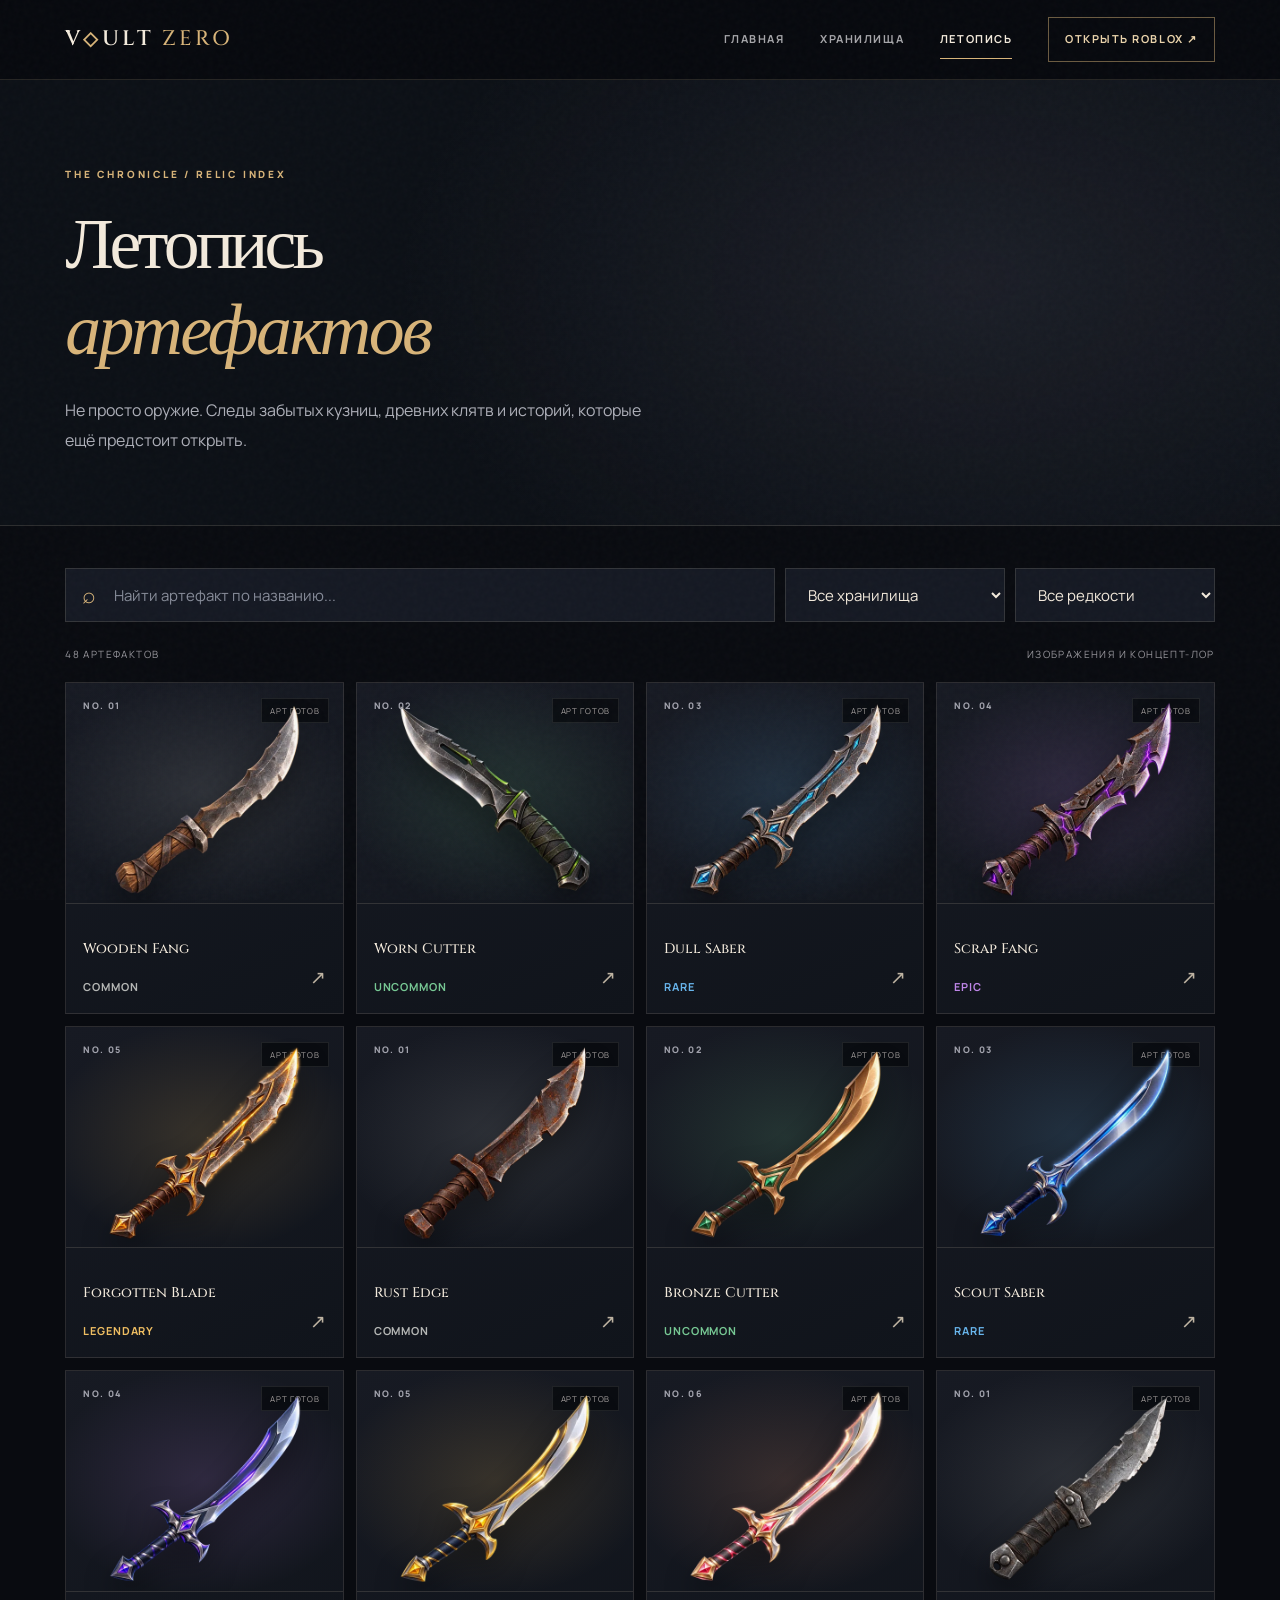
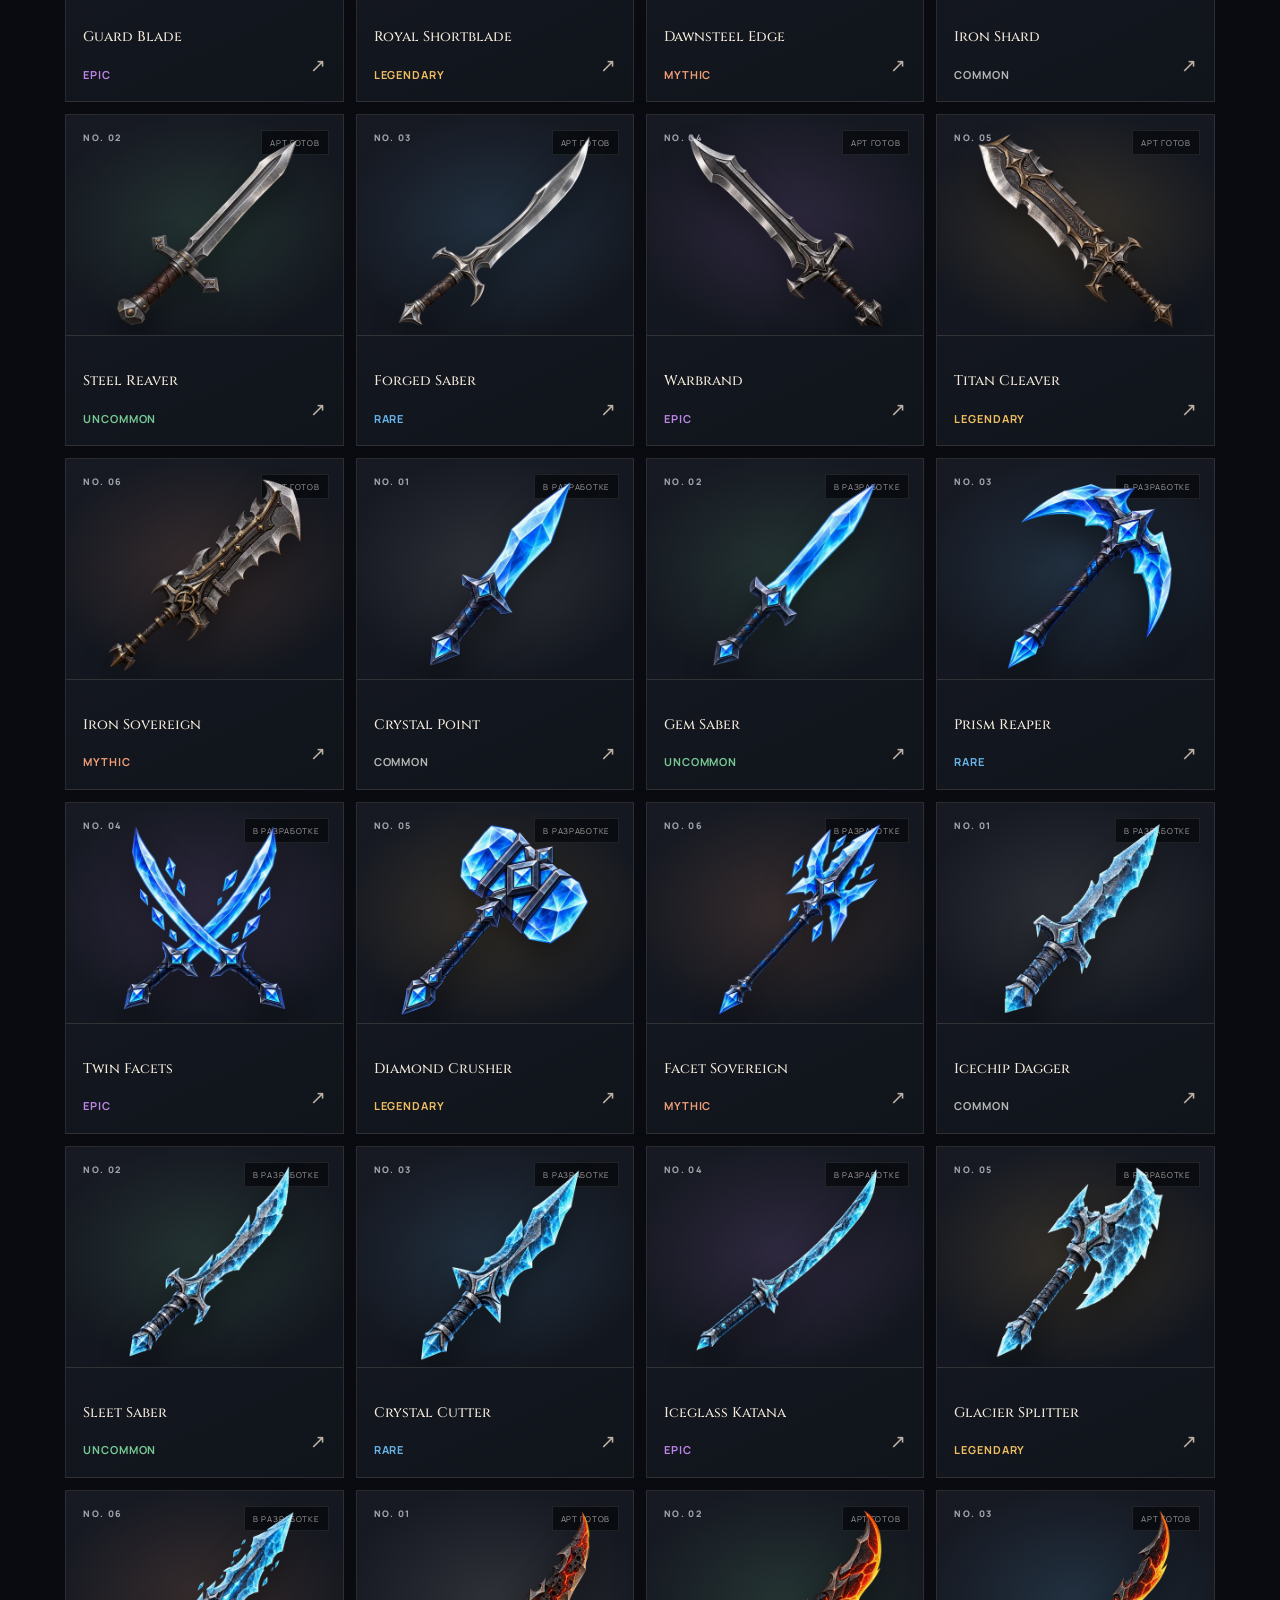
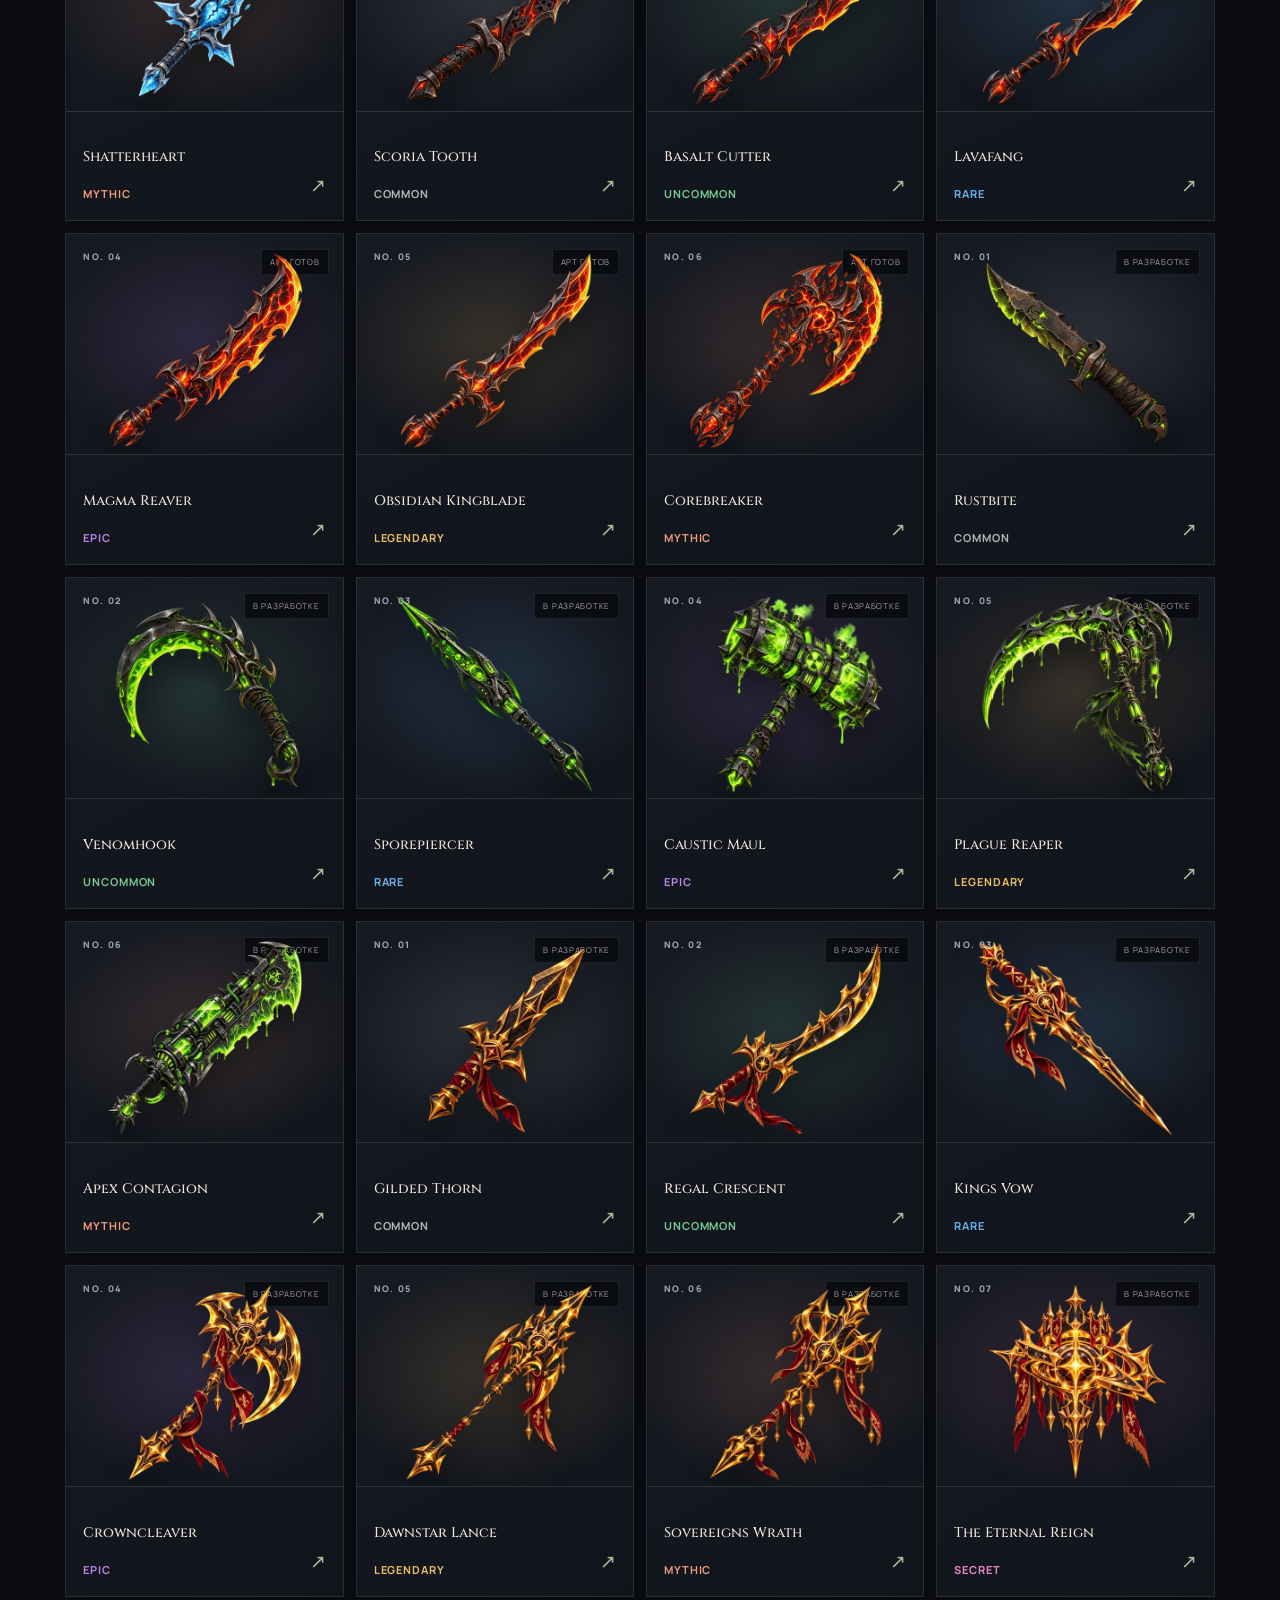
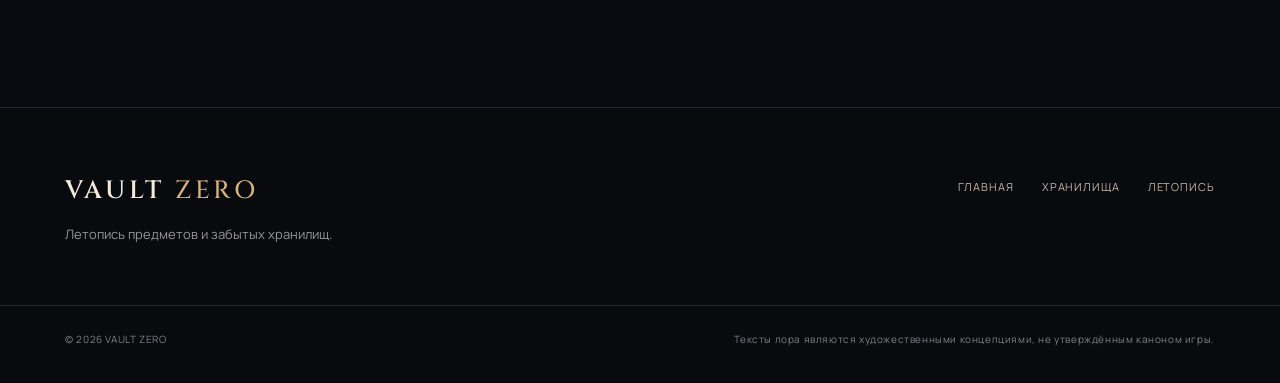
<file: wiki.html>
<!doctype html><html lang="ru"><head><meta charset="utf-8"><meta name="viewport" content="width=device-width, initial-scale=1"><meta name="theme-color" content="#080a10"><meta name="description" content="Летопись VAULT ZERO: детальные записи о 48 артефактах, их редкости, происхождении и концепт-лоре."><title>Летопись артефактов — VAULT ZERO</title><link rel="icon" href="favicon.svg" type="image/svg+xml"><link rel="preconnect" href="https://fonts.googleapis.com"><link rel="preconnect" href="https://fonts.gstatic.com" crossorigin><link href="https://fonts.googleapis.com/css2?family=Cinzel:wght@400;500;600;700&family=Manrope:wght@400;500;600;700&display=swap" rel="stylesheet"><link rel="stylesheet" href="style.css"><script src="data.js" defer></script><script src="site.js" defer></script></head>
<body data-page="wiki"><header class="topbar"><div class="wrap topbar-inner"><a href="index.html" class="wordmark">V<span class="wordmark-icon">◇</span>ULT <strong>ZERO</strong></a><nav class="nav" id="siteNav" aria-label="Основная навигация"><a href="index.html">Главная</a><a href="vaults.html">Хранилища</a><a href="wiki.html" aria-current="page">Летопись</a><a class="nav-action" href="https://www.roblox.com/games/78115785740379" target="_blank" rel="noopener">Открыть Roblox ↗</a></nav><button type="button" class="menu-toggle" aria-label="Открыть меню" aria-controls="siteNav" aria-expanded="false"><span></span><span></span><span></span></button></div></header>
<main id="wiki-root"><section class="page-hero wiki-intro"><div class="wrap"><p class="eyebrow">THE CHRONICLE / RELIC INDEX</p><h1>Летопись<br><em>артефактов</em></h1><p>Не просто оружие. Следы забытых кузниц, древних клятв и историй, которые ещё предстоит открыть.</p></div></section><section class="wiki-catalog wrap"><div class="wiki-toolbar"><div class="input-shell"><span aria-hidden="true">⌕</span><input id="wikiSearch" type="search" autocomplete="off" placeholder="Найти артефакт по названию..." aria-label="Поиск артефакта"></div><select id="wikiVault" aria-label="Хранилище"><option value="all">Все хранилища</option></select><select id="wikiRarity" aria-label="Редкость"><option value="all">Все редкости</option><option>Common</option><option>Uncommon</option><option>Rare</option><option>Epic</option><option>Legendary</option><option>Mythic</option><option>Secret</option></select></div><div class="catalog-caption"><span id="wikiCount">48 АРТЕФАКТОВ</span><span>ИЗОБРАЖЕНИЯ И КОНЦЕПТ-ЛОР</span></div><div class="item-grid wiki-item-grid" id="wikiGrid"></div></section></main>
<footer class="footer"><div class="wrap footer-main"><div><a class="wordmark footer-logo" href="index.html">VAULT <strong>ZERO</strong></a><p>Летопись предметов и забытых хранилищ.</p></div><div class="footer-links"><a href="index.html">Главная</a><a href="vaults.html">Хранилища</a><a href="wiki.html">Летопись</a></div></div><div class="wrap footer-bottom"><span>© 2026 VAULT ZERO</span><span>Тексты лора являются художественными концепциями, не утверждённым каноном игры.</span></div></footer></body></html>
</file>
<file: style.css>
:root{--bg:#090b10;--ink:#f3eadc;--muted:#a2a6af;--pale:#d9c9ac;--gold:#d8b479;--gold-bright:#f3d4a2;--line:rgba(203,189,166,.17);--panel:#10151d;--panel2:#141924;--serif:'Cinzel',Georgia,'Times New Roman',serif;--sans:'Manrope',Arial,sans-serif;--wrap:1300px;--gutter:clamp(20px,5.1vw,80px)}
*{box-sizing:border-box}html{scroll-behavior:smooth;scroll-padding-top:90px}body{margin:0;background:var(--bg);color:var(--ink);font-family:var(--sans);line-height:1.65;font-size:15px;-webkit-font-smoothing:antialiased}body::after{content:'';position:fixed;inset:0;z-index:90;pointer-events:none;opacity:.09;background-image:url("data:image/svg+xml,%3Csvg viewBox='0 0 220 220' xmlns='http://www.w3.org/2000/svg'%3E%3Cfilter id='n'%3E%3CfeTurbulence type='fractalNoise' baseFrequency='.8' numOctaves='3' stitchTiles='stitch'/%3E%3C/filter%3E%3Crect width='100%25' height='100%25' filter='url(%23n)' opacity='.28'/%3E%3C/svg%3E")}a{color:inherit;text-decoration:none}a,button{touch-action:manipulation}button,input,select{font:inherit}button{color:inherit}img{max-width:100%;display:block}h1,h2,h3,p{margin:0}h1,h2,h3{font-weight:500}button{cursor:pointer}button:focus-visible,a:focus-visible,input:focus-visible,select:focus-visible{outline:2px solid var(--gold-bright);outline-offset:4px}[hidden]{display:none!important}.wrap{width:min(100%,calc(var(--wrap) + 2 * var(--gutter)));margin-inline:auto;padding-inline:var(--gutter)}.sr{position:absolute;width:1px;height:1px;clip:rect(0,0,0,0);overflow:hidden;white-space:nowrap}.text-gold{color:var(--gold)}.soft-note{color:#a8aaa9}
/* Navigation */
.topbar{height:80px;position:sticky;top:0;z-index:80;background:rgba(8,10,15,.92);-webkit-backdrop-filter:blur(18px);backdrop-filter:blur(18px);border-bottom:1px solid rgba(213,192,151,.15)}.topbar-inner{height:100%;display:flex;align-items:center;justify-content:space-between;gap:30px}.wordmark{font:600 21px/1 var(--serif);letter-spacing:.15em;white-space:nowrap}.wordmark strong{font-weight:500;color:var(--gold)}.wordmark-icon{font-size:.92em;color:var(--gold);margin-right:.04em}.nav{display:flex;align-items:center;gap:clamp(18px,2.8vw,38px)}.nav>a{position:relative;font-size:11px;font-weight:700;letter-spacing:.14em;text-transform:uppercase;color:#a6a6aa;transition:color .2s}.nav>a:not(.nav-action)::after{content:'';position:absolute;bottom:-10px;left:0;right:100%;height:1px;background:var(--gold);transition:right .2s}.nav>a:hover,.nav>a[aria-current='page']{color:var(--ink)}.nav>a:hover::after,.nav>a[aria-current='page']::after{right:0}.nav .nav-action{color:#ebd4ac;border:1px solid rgba(216,180,121,.48);padding:12px 16px}.nav .nav-action:hover{background:rgba(216,180,121,.12)}.menu-toggle{display:none;width:42px;height:42px;border:1px solid var(--line);background:transparent;align-items:center;justify-content:center;flex-direction:column;gap:5px}.menu-toggle span{height:1px;width:19px;background:var(--ink)}
/* Typography */
.eyebrow{display:flex;align-items:center;gap:12px;color:var(--gold);font-size:10px;letter-spacing:.28em;font-weight:800;text-transform:uppercase;line-height:1.6}.eyebrow-mark{font-size:15px}.eyebrow-dash{display:inline-block;width:24px;height:1px;background:rgba(216,180,121,.6)}.display-heading{font:500 clamp(33px,4.2vw,62px)/1.18 var(--serif);letter-spacing:-.045em}.display-heading em,.world-strip h2 em,.page-hero h1 em{font:italic 400 1em/1.2 Georgia,serif;color:var(--gold);letter-spacing:-.035em}.button{min-height:55px;display:inline-flex;align-items:center;justify-content:center;gap:30px;padding:14px 24px;font-size:11px;font-weight:800;letter-spacing:.12em;text-transform:uppercase;white-space:nowrap;border:1px solid var(--line);transition:background .25s,border-color .25s,transform .25s}.button:hover{transform:translateY(-2px)}.button-gold{background:linear-gradient(120deg,#b38b53,#e1c194 54%,#cba468);color:#16100a;border-color:#d4b17a}.button-gold:hover{background:linear-gradient(120deg,#d6af7b,#ffe1ac,#d6af7b)}.button-outline{border-color:rgba(224,210,191,.37);color:var(--ink);background:rgba(12,13,16,.26)}.button-outline:hover{border-color:var(--gold);background:rgba(216,180,121,.09)}.inline-link{display:inline-flex;align-items:center;gap:18px;border-bottom:1px solid var(--gold);padding-bottom:12px;color:var(--gold-bright);font-size:11px;letter-spacing:.15em;text-transform:uppercase;font-weight:700;transition:gap .2s}.inline-link:hover{gap:28px}
/* Hero */
.home-hero{position:relative;overflow:hidden;min-height:clamp(700px,calc(100svh - 80px),880px);background:radial-gradient(75% 105% at 80% 45%,#201a1d 0%,#11131b 37%,#090b10 80%);isolation:isolate}.home-hero::before{content:'';position:absolute;inset:0;pointer-events:none;background:linear-gradient(90deg,rgba(4,7,10,.18),transparent 75%),linear-gradient(0deg,var(--bg),transparent 32%);z-index:0}.hero-noise{position:absolute;inset:0;opacity:.3;background:repeating-linear-gradient(135deg,transparent 0 70px,rgba(216,180,121,.017) 71px 72px);pointer-events:none}.hero-orbit{position:absolute;right:4%;top:10%;width:min(55vw,780px);aspect-ratio:1;border:1px solid rgba(213,171,111,.1);border-radius:50%;pointer-events:none}.orbit-two{transform:scale(.7);border-style:dashed;opacity:.7}.hero-inner{position:relative;z-index:1;min-height:clamp(680px,calc(100svh - 155px),810px);display:grid;grid-template-columns:minmax(0,1.04fr) minmax(0,.96fr);align-items:center;gap:38px}.hero-content{padding:65px 0 90px;position:relative;z-index:3}.hero-content h1{font:500 clamp(47px,5.1vw,81px)/1.16 var(--serif);letter-spacing:-.06em;max-width:11.5ch;margin:28px 0 28px;text-wrap:balance}.hero-lede{max-width:510px;color:#b6b3b6;font-size:clamp(15px,1.4vw,17px);line-height:1.9}.hero-actions{display:flex;gap:12px;flex-wrap:wrap;margin-top:36px}.hero-caption{margin-top:62px;display:flex;gap:15px;align-items:center;color:#928e87;font-size:9px;font-weight:800;letter-spacing:.12em;flex-wrap:wrap}.hero-caption i{height:14px;width:1px;background:var(--line)}.caption-icon{color:var(--gold);font-size:17px}.hero-showcase{position:relative;min-width:0;aspect-ratio:1/1.08;display:flex;align-items:center;justify-content:center}.showcase-halo{position:absolute;inset:13% 6% 16%;border-radius:50%;background:radial-gradient(circle,rgba(219,144,55,.3),rgba(191,95,46,.09) 43%,transparent 68%);filter:blur(18px)}.showcase-axis{position:absolute;width:83%;aspect-ratio:1;border:1px solid rgba(237,175,88,.22);border-radius:50%;transform:rotate(-20deg)}.showcase-axis::before,.showcase-axis::after{content:'';position:absolute;inset:7%;border:1px solid rgba(226,180,113,.12);border-radius:50%}.showcase-axis::after{inset:17%;border-style:dashed;opacity:.4}.showcase-image{position:relative;z-index:1;width:100%;max-width:660px;object-fit:contain;filter:drop-shadow(0 35px 45px rgba(0,0,0,.58));animation:float 8s ease-in-out infinite}.showcase-caption{position:absolute;bottom:7%;right:2%;z-index:2;display:flex;flex-direction:column;gap:3px;padding:15px 18px;border-left:1px solid var(--gold);background:linear-gradient(90deg,rgba(11,12,17,.93),rgba(11,12,17,.3));min-width:210px}.showcase-caption .mini-label{font-size:9px;letter-spacing:.19em;color:var(--gold)}.showcase-caption strong{font:500 14px var(--serif);letter-spacing:.07em}.showcase-caption>span:last-child{font-size:11px;color:#aaa6a0}.hero-bottom{position:absolute;inset:auto 0 21px;z-index:3;display:flex;justify-content:space-between;align-items:center;gap:16px;color:#88817c;font-size:9px;font-weight:800;letter-spacing:.19em}.hero-bottom a{color:var(--gold);font-size:23px}.hero-bottom-divider{color:var(--gold);margin:0 7px}@keyframes float{0%,100%{transform:translateY(-4px)}50%{transform:translateY(11px)}}
/* Introduction */
.intro-section{padding:clamp(75px,8.5vw,122px) 0;border-bottom:1px solid var(--line);background:#0c0f15}.intro-grid{display:grid;grid-template-columns:1.05fr .95fr;gap:clamp(24px,7vw,110px);align-items:center}.intro-grid h2{margin-top:24px}.intro-text>p{font-size:16px;line-height:1.95;color:#afb0b1;max-width:530px}.intro-metrics{margin-top:35px;display:flex;gap:clamp(26px,4vw,64px);border-top:1px solid var(--line);padding-top:18px}.intro-metrics>div{display:flex;flex-direction:column}.intro-metrics strong{font:500 34px/1.3 var(--serif);color:#eee4d5}.intro-metrics span{font-size:10px;letter-spacing:.13em;color:#93929a;text-transform:uppercase}
/* Collection */
.collection-section{padding:clamp(82px,8vw,128px) 0 116px;background:radial-gradient(80% 900px at 50% 18%,rgba(94,90,91,.08),transparent 75%),var(--bg)}.section-topline{display:flex;justify-content:space-between;align-items:end;gap:30px;margin-bottom:44px}.section-topline h2{margin:20px 0 14px}.section-lead{max-width:680px;color:#9ea0a7;line-height:1.85}.section-index{font-size:10px;letter-spacing:.23em;color:#7d7b7e;padding-bottom:12px;white-space:nowrap}.vault-grid{display:grid;grid-template-columns:repeat(4,minmax(0,1fr));gap:14px}.vault-card{position:relative;isolation:isolate;width:100%;border:1px solid rgba(209,188,156,.14);background:linear-gradient(155deg,#161a23,#10141c 65%,#0c1016);min-height:370px;padding:0;display:flex;flex-direction:column;text-align:left;overflow:hidden;transition:border-color .3s,transform .3s,background .3s}.vault-card::before{content:'';position:absolute;inset:0;z-index:-1;background:radial-gradient(70% 70% at 50% 33%,color-mix(in srgb,var(--vault-accent) 25%,transparent),transparent 75%);opacity:.7;transition:opacity .3s}.vault-card::after{content:'';position:absolute;inset:0;pointer-events:none;box-shadow:inset 0 0 0 1px rgba(255,255,255,.01)}.vault-card:hover,.vault-card.is-active{border-color:color-mix(in srgb,var(--vault-accent) 66%,#aaa);transform:translateY(-3px)}.vault-card:hover::before,.vault-card.is-active::before{opacity:1}.vault-card.is-active{background:linear-gradient(155deg,#20232a,#12141b)}.vault-card-top{display:flex;align-items:center;justify-content:space-between;width:100%;padding:18px 20px 0;color:#9d9ca2;font-size:10px;letter-spacing:.13em;font-weight:800}.vault-card-symbol{font-size:17px;color:var(--vault-accent)}.vault-card-art{width:100%;height:228px;display:flex;align-items:center;justify-content:center;position:relative;flex-shrink:0}.vault-card-art::before{content:'';position:absolute;inset:7% 14% 0;border:1px solid color-mix(in srgb,var(--vault-accent) 22%,transparent);border-radius:50%;pointer-events:none}.vault-card-art img{width:93%;height:99%;object-fit:contain;filter:drop-shadow(0 22px 13px rgba(0,0,0,.45));transition:transform .35s}.vault-card:hover .vault-card-art img,.vault-card.is-active .vault-card-art img{transform:translateY(-7px) scale(1.04)}.vault-card-bottom{width:100%;display:flex;justify-content:space-between;gap:12px;align-items:end;padding:0 20px 22px;margin-top:auto}.vault-card-bottom strong{display:block;font:500 clamp(15px,1.55vw,20px)/1.35 var(--serif);white-space:nowrap}.vault-card-bottom small{display:block;color:#8c919b;font-size:10px;letter-spacing:.1em;margin-top:6px}.vault-card-open{display:grid;place-items:center;border:1px solid rgba(200,191,172,.3);color:#ddd0b9;width:33px;height:33px;font-size:18px;flex-shrink:0;transition:transform .25s,border-color .25s}.vault-card.is-active .vault-card-open{transform:rotate(45deg);border-color:var(--vault-accent);color:var(--vault-accent)}
.vault-expansion:not([hidden]){margin-top:18px;position:relative;border:1px solid color-mix(in srgb,var(--vault-accent) 42%,var(--line));background:linear-gradient(135deg,color-mix(in srgb,var(--vault-accent) 7%,#11151d),#10141b 60%);padding:clamp(18px,3vw,40px);animation:reveal .38s ease-out both}.vault-expansion::before{content:'';position:absolute;top:0;left:0;width:120px;height:2px;background:var(--vault-accent)}@keyframes reveal{from{opacity:0;transform:translateY(-8px)}to{opacity:1;transform:translateY(0)}}.expansion-head{display:grid;grid-template-columns:1fr auto;gap:28px;align-items:center;margin-bottom:24px}.expansion-kicker{font-size:10px;letter-spacing:.21em;font-weight:800;color:var(--vault-accent)}.expansion-head h3{margin-top:8px;font:500 clamp(28px,3vw,43px)/1.15 var(--serif)}.expansion-head p{color:#aaaab0;max-width:680px;margin-top:12px}.expansion-count{padding:15px 22px;border:1px solid var(--line);text-align:center;color:#aea8a1;font-size:10px;letter-spacing:.17em}.expansion-count strong{font:500 38px/1 var(--serif);color:var(--ink);display:block}.expansion-filters{display:flex;flex-wrap:wrap;justify-content:space-between;gap:12px;align-items:center;border-top:1px solid var(--line);padding:23px 0}.filter-chips{display:flex;flex-wrap:wrap;gap:6px}.filter-chip{font-size:10px;letter-spacing:.05em;border:1px solid var(--line);padding:8px 12px;background:rgba(0,0,0,.15);color:#b4b1b0;transition:background .2s,color .2s}.filter-chip:hover{border-color:var(--gold)}.filter-chip[aria-pressed=true]{color:#100d0a;background:var(--gold);border-color:var(--gold)}.expansion-help{font-size:11px;color:#858994}.item-grid{display:grid;grid-template-columns:repeat(3,minmax(0,1fr));gap:12px}.item-card{display:flex;flex-direction:column;min-width:0;position:relative;isolation:isolate;overflow:hidden;border:1px solid rgba(211,191,170,.13);background:linear-gradient(155deg,#171a23,#10141b);transition:transform .25s,border-color .25s}.item-card:hover{border-color:color-mix(in srgb,var(--rarity-color) 65%,var(--line));transform:translateY(-4px)}.item-card-media{position:relative;width:100%;height:clamp(210px,23vw,286px);display:flex;align-items:center;justify-content:center;overflow:hidden;background:radial-gradient(60% 55% at 50% 50%,color-mix(in srgb,var(--rarity-color) 16%,transparent),transparent 95%)}.item-card-media img{display:block;width:100%;height:100%;object-fit:contain;padding:20px 22px 8px;transition:transform .3s;filter:drop-shadow(0 15px 15px rgba(0,0,0,.4))}.item-card:hover img{transform:scale(1.065)}.item-card-rank{position:absolute;top:16px;left:17px;z-index:1;color:#a2a3ad;font-size:10px;letter-spacing:.15em;font-weight:800}.item-card-info{padding:18px 21px 21px;border-top:1px solid var(--line);display:grid;grid-template-columns:1fr auto;align-items:end;gap:10px;flex:1}.item-card-info h4{font:500 clamp(15px,1.5vw,19px)/1.4 var(--serif);overflow-wrap:anywhere}.item-card-info p{font-size:11px;letter-spacing:.08em;color:var(--rarity-color);margin-top:6px;text-transform:uppercase;font-weight:700}.item-card-arrow{font-size:19px;color:#bdb2a1;padding-bottom:2px}.item-card-status{position:absolute;top:15px;right:14px;color:#a6a1a0;font-size:9px;letter-spacing:.09em;padding:5px 8px;background:rgba(7,9,13,.78);border:1px solid rgba(255,255,255,.09)}.empty-items{grid-column:1/-1;padding:40px;text-align:center;color:#9d9a9e;border:1px solid var(--line)}
/* Spotlight */
.manifesto-section{background:linear-gradient(110deg,#0f131b,#151018 55%,#0a0d13);border-top:1px solid var(--line);border-bottom:1px solid var(--line)}.manifesto-layout{display:grid;grid-template-columns:1fr 1fr;gap:clamp(40px,8vw,115px);align-items:center;min-height:630px}.manifesto-visual{min-height:530px;display:flex;justify-content:center;align-items:center;position:relative;overflow:hidden}.manifesto-light{position:absolute;inset:12%;border-radius:50%;background:radial-gradient(circle,rgba(232,108,48,.14),rgba(150,42,33,.04) 51%,transparent 72%)}.manifesto-visual img{max-height:540px;width:100%;object-fit:contain;position:relative;filter:drop-shadow(0 25px 40px #0009)}.manifesto-line{position:absolute;bottom:24px;left:0;font-size:10px;letter-spacing:.17em;color:#918884}.manifesto-copy{padding:80px 0}.manifesto-copy .display-heading{margin:20px 0 23px;overflow-wrap:anywhere}.detail-overline{font-size:10px;letter-spacing:.21em;color:#ddac77;font-weight:800}.dot-divider{padding:0 9px}.manifesto-copy>p:not(.eyebrow){max-width:500px;font-size:16px;color:#c3bcb8;line-height:1.9;margin-top:14px}.manifesto-copy p.soft-note{color:#97979d}.manifesto-copy .inline-link{margin-top:30px}.world-strip{padding:clamp(80px,8.5vw,130px) 0;position:relative;overflow:hidden;background:radial-gradient(70% 100% at 90% 70%,rgba(161,117,65,.12),transparent 68%),#0b0e13}.world-strip h2{font:500 clamp(32px,4.6vw,65px)/1.21 var(--serif);letter-spacing:-.045em;margin:20px 0 35px}.world-strip-bottom{display:flex;justify-content:space-between;align-items:center;gap:24px}.world-strip-bottom p{max-width:650px;color:#aaa7a6;line-height:1.8}
/* Inner pages */
.page-hero{position:relative;overflow:hidden;padding:96px 0 80px;background:radial-gradient(60% 110% at 76% 45%,rgba(103,100,122,.17),transparent 75%),#0c1016;border-bottom:1px solid var(--line)}.page-hero-inner{display:grid;grid-template-columns:1.1fr .9fr;min-height:360px;gap:45px;align-items:center}.page-hero h1{font:500 clamp(39px,5.6vw,78px)/1.12 var(--serif);letter-spacing:-.055em;margin:25px 0}.page-hero p:not(.eyebrow){max-width:600px;color:#adafb8;line-height:1.9;font-size:16px}.page-hero .inline-link{margin-top:25px}.page-hero-chest{position:relative;display:grid;place-items:center;height:360px;min-width:0}.page-hero-chest img{position:relative;width:100%;height:100%;object-fit:contain;filter:drop-shadow(0 18px 40px #000a)}.page-halo{position:absolute;inset:10%;border-radius:50%;background:radial-gradient(circle,#6a89bd25,transparent 70%);border:1px solid rgba(127,167,210,.12)}.collection-archive{padding-top:90px}.archive-footnote{margin:32px 0 0;border-top:1px solid var(--line);padding-top:20px;color:#999a9b;font-size:12px}.archive-footnote span{color:var(--gold);margin-right:8px}
/* Wiki */
.wiki-intro{padding:86px 0 70px}.wiki-intro h1{margin-bottom:21px}.wiki-catalog{padding-top:42px;padding-bottom:110px}.wiki-toolbar{display:grid;grid-template-columns:1fr 220px 200px;gap:10px}.input-shell{min-width:0;position:relative}.input-shell span{position:absolute;left:17px;top:50%;transform:translateY(-50%);color:var(--gold);font-size:23px}.input-shell input,.wiki-toolbar select{width:100%;height:54px;min-width:0;background:#151923;border:1px solid var(--line);color:var(--ink);outline:none;padding:0 18px;border-radius:0}.input-shell input{padding-left:48px}.input-shell input::placeholder{color:#878c99}.wiki-toolbar select{cursor:pointer}.wiki-toolbar input:focus,.wiki-toolbar select:focus{border-color:var(--gold)}.catalog-caption{display:flex;justify-content:space-between;gap:16px;color:#96959b;font-size:10px;letter-spacing:.14em;margin:24px 0 19px}.wiki-item-grid{grid-template-columns:repeat(4,minmax(0,1fr))}.wiki-item-grid .item-card-media{height:220px}.wiki-item-grid .item-card-media img{padding:18px 18px 5px}.wiki-item-grid .item-card-info{padding:17px}.wiki-item-grid .item-card-info h4{font-size:14px}.wiki-item-grid .item-card-status{font-size:8px}.wiki-item-grid .item-card-rank{font-size:9px}
/* Wiki detail */
.detail-breadcrumb{padding:26px 0;display:flex;gap:10px;align-items:center;flex-wrap:wrap;font-size:10px;letter-spacing:.12em;color:#94969d;text-transform:uppercase}.detail-breadcrumb a:hover{color:var(--gold)}.detail-breadcrumb b{color:var(--gold);font-weight:500}.detail-hero{padding-bottom:75px}.detail-layout{display:grid;grid-template-columns:minmax(0,1.05fr) minmax(0,.95fr);gap:clamp(28px,5vw,90px);align-items:center}.detail-art{position:relative;display:flex;align-items:center;justify-content:center;min-height:570px;border:1px solid var(--line);background:radial-gradient(58% 50% at 50% 48%,color-mix(in srgb,var(--rarity-color) 16%,transparent),transparent 100%),linear-gradient(135deg,#151924,#0d1018 70%);overflow:hidden}.detail-art::before{content:'';position:absolute;width:75%;aspect-ratio:1;border:1px solid color-mix(in srgb,var(--rarity-color) 27%,transparent);border-radius:50%;pointer-events:none}.detail-art::after{content:'';position:absolute;inset:28px;border:1px solid rgba(239,225,202,.055);pointer-events:none}.detail-art img{position:relative;z-index:1;width:96%;height:550px;object-fit:contain;padding:14px;filter:drop-shadow(0 20px 25px rgba(0,0,0,.4))}.detail-art-label{position:absolute;left:26px;top:24px;z-index:2;font-size:10px;font-weight:700;letter-spacing:.2em;color:var(--rarity-color)}.detail-copy{padding:30px 0}.detail-copy h1{font:500 clamp(38px,5vw,71px)/1.14 var(--serif);letter-spacing:-.052em;margin:22px 0;overflow-wrap:anywhere}.detail-copy .detail-subtitle{font-size:15px;color:#bbb4b0;margin-bottom:30px}.detail-labels{display:flex;gap:9px;flex-wrap:wrap}.tag{display:inline-flex;align-items:center;border:1px solid rgba(218,198,171,.2);padding:8px 12px;font-size:10px;font-weight:700;letter-spacing:.1em;text-transform:uppercase;color:#b7adb0}.tag-rarity{border-color:color-mix(in srgb,var(--rarity-color) 44%,transparent);color:var(--rarity-color)}.detail-description{font-size:16px;color:#c0b8b1;line-height:1.95}.detail-actions{margin-top:30px;display:flex;gap:10px;flex-wrap:wrap}.detail-actions .button{min-height:48px}.detail-info{border-top:1px solid var(--line);margin-top:36px}.detail-info dl{display:grid;grid-template-columns:1fr 1fr;gap:0 22px;margin:0}.detail-info dl>div{border-bottom:1px solid var(--line);padding:14px 0}.detail-info dt{font-size:10px;letter-spacing:.11em;text-transform:uppercase;color:#8b8b96;margin-bottom:5px}.detail-info dd{margin:0;color:#d1c5b9;font-size:12px}.lore-section{padding:clamp(55px,7vw,90px) 0;background:#0d1118;border-block:1px solid var(--line)}.lore-layout{display:grid;grid-template-columns:minmax(220px,.6fr) 1.4fr;gap:50px}.lore-layout h2{font:500 clamp(30px,4vw,54px)/1.2 var(--serif);letter-spacing:-.04em;margin-top:20px}.lore-copy{max-width:750px}.lore-copy p{font:400 clamp(18px,2vw,22px)/1.85 Georgia,serif;color:#d3c8ba;margin-bottom:25px}.lore-foot{color:#9a97a0;font-size:11px;letter-spacing:.05em;padding-top:12px;border-top:1px solid var(--line)}.related-section{padding:80px 0 100px}.related-section h2{font:500 clamp(28px,4vw,45px)/1.2 var(--serif);margin:18px 0 30px}.related-grid{display:grid;grid-template-columns:repeat(3,minmax(0,1fr));gap:14px}.notfound{padding:100px 0}.notfound h1{font:500 40px var(--serif)}.notfound p{margin:20px 0;color:#aaa}
/* Footer */
.footer{background:#090a0e;border-top:1px solid var(--line)}.footer-main{display:flex;justify-content:space-between;gap:34px;align-items:start;padding-top:70px;padding-bottom:60px}.footer-logo{font-size:25px}.footer-main p{max-width:350px;margin-top:18px;color:#98969a;font-size:13px}.footer-links{display:flex;gap:28px;flex-wrap:wrap;font-size:11px;letter-spacing:.08em;text-transform:uppercase;color:#c0b7aa}.footer-links a:hover{color:var(--gold)}.footer-bottom{display:flex;justify-content:space-between;gap:20px;flex-wrap:wrap;border-top:1px solid var(--line);padding-block:25px 35px;font-size:10px;letter-spacing:.06em;color:#7f818a}
@media(max-width:1080px){.vault-grid{grid-template-columns:repeat(4,minmax(0,1fr))}.vault-card{min-height:315px}.vault-card-art{height:180px}.vault-card-top{padding:15px 13px 0}.vault-card-bottom{padding:0 13px 16px}.vault-card-bottom strong{font-size:14px}.item-grid{grid-template-columns:repeat(3,minmax(0,1fr))}.wiki-item-grid{grid-template-columns:repeat(3,minmax(0,1fr))}.detail-art{min-height:470px}.detail-art img{height:450px}}
@media(max-width:820px){.topbar{height:70px}.menu-toggle{display:flex}.nav{display:none;position:absolute;top:69px;left:0;right:0;padding:22px var(--gutter) 28px;background:#0b0e14;border-bottom:1px solid var(--gold);flex-direction:column;align-items:stretch;gap:21px}.nav.is-open{display:flex}.nav>a{font-size:12px}.nav .nav-action{text-align:center}.hero-inner{grid-template-columns:1fr;gap:0;min-height:0;padding-top:62px;padding-bottom:40px}.home-hero{min-height:0}.hero-content{padding:12px 0 10px}.hero-content h1{max-width:none;font-size:clamp(44px,7vw,72px)}.hero-showcase{width:min(600px,100%);justify-self:center;max-height:520px}.showcase-caption{bottom:4%}.hero-bottom{position:relative;padding-bottom:21px}.hero-caption{margin-top:25px}.intro-grid,.manifesto-layout,.page-hero-inner,.detail-layout{grid-template-columns:1fr}.manifesto-layout{gap:0}.manifesto-visual{min-height:380px}.manifesto-visual img{max-height:420px}.manifesto-copy{padding:45px 0 75px}.vault-grid{grid-template-columns:repeat(2,minmax(0,1fr))}.vault-card{min-height:345px}.vault-card-art{height:218px}.vault-card-bottom{padding:0 20px 20px}.vault-card-bottom strong{font-size:20px}.vault-card-top{padding:18px 20px 0}.page-hero-inner{min-height:0}.page-hero{padding:60px 0}.page-hero-chest{height:280px}.page-hero-chest img{width:80%}.wiki-toolbar{grid-template-columns:1fr 1fr}.wiki-toolbar .input-shell{grid-column:span 2}.detail-art{min-height:440px}.detail-art img{height:430px}.detail-copy{padding:0 0 15px}.lore-layout{grid-template-columns:1fr;gap:25px}.section-topline{align-items:start}.intro-grid{gap:35px}.wiki-item-grid{grid-template-columns:repeat(3,minmax(0,1fr))}}
@media(max-width:560px){:root{--gutter:18px}.topbar{height:64px}.nav{top:63px}.wordmark{font-size:17px}.home-hero .hero-inner{padding-top:35px}.hero-content h1{font-size:clamp(37px,10vw,52px);line-height:1.21;margin:21px 0}.hero-lede{font-size:14px}.hero-actions{gap:10px}.button{width:100%;justify-content:space-between;min-height:52px;font-size:10px}.hero-caption{gap:9px;font-size:8px}.hero-caption i{height:10px}.showcase-caption{right:0;bottom:-3%;padding:9px 12px;min-width:170px}.showcase-caption strong{font-size:12px}.showcase-caption>span:last-child{font-size:10px}.hero-bottom{margin-top:25px}.hero-bottom span:last-child{display:none}.intro-section{padding:65px 0}.intro-metrics{gap:25px}.intro-metrics strong{font-size:28px}.section-topline{display:block}.section-index{display:none}.collection-section{padding:68px 0 75px}.vault-grid{gap:9px}.vault-card{min-height:250px}.vault-card-top{padding:12px 12px 0;font-size:9px}.vault-card-art{height:146px}.vault-card-art img{width:98%;height:100%}.vault-card-bottom{padding:0 12px 14px}.vault-card-bottom strong{font-size:12px;letter-spacing:-.02em}.vault-card-bottom small{font-size:8px}.vault-card-open{width:25px;height:25px;font-size:15px}.vault-expansion:not([hidden]){padding:18px 12px;margin-top:12px}.expansion-head{grid-template-columns:1fr;gap:12px}.expansion-head h3{font-size:27px}.expansion-count{width:fit-content;padding:7px 12px}.expansion-count strong{font-size:21px;display:inline;margin-right:8px}.expansion-filters{padding:18px 0}.expansion-help{display:none}.item-grid,.wiki-item-grid,.related-grid{grid-template-columns:repeat(2,minmax(0,1fr));gap:9px}.item-card-media,.wiki-item-grid .item-card-media{height:160px}.item-card-media img,.wiki-item-grid .item-card-media img{padding:15px 10px 5px}.item-card-info,.wiki-item-grid .item-card-info{padding:12px}.item-card-info h4,.wiki-item-grid .item-card-info h4{font-size:12px}.item-card-info p{font-size:9px}.item-card-status{font-size:7px;top:9px;right:7px;padding:3px 5px}.item-card-rank{font-size:8px;top:9px;left:8px}.item-card-arrow{font-size:14px}.manifesto-visual{min-height:310px}.manifesto-visual img{max-height:335px}.world-strip{padding:75px 0}.world-strip-bottom{flex-direction:column;align-items:stretch}.footer-main{flex-direction:column;padding:50px 0 40px}.footer-links{gap:18px}.footer-bottom{font-size:9px}.page-hero{padding:50px 0}.page-hero h1{font-size:39px}.page-hero-chest{height:220px}.page-hero-chest img{width:100%}.wiki-intro{padding:55px 0 45px}.wiki-toolbar{grid-template-columns:1fr}.wiki-toolbar .input-shell{grid-column:1}.wiki-catalog{padding-top:28px}.catalog-caption{font-size:8px;gap:10px}.catalog-caption span:last-child{display:none}.detail-breadcrumb{padding:20px 0}.detail-art{min-height:320px}.detail-art img{height:318px}.detail-art-label{font-size:8px;left:15px;top:15px}.detail-copy h1{font-size:36px}.detail-copy .detail-subtitle{font-size:13px}.detail-description{font-size:14px}.detail-actions .button{width:100%}.detail-info dl{grid-template-columns:1fr 1fr}.lore-copy p{font-size:18px}.lore-section{padding:48px 0}.related-section{padding:50px 0}}
@media(max-width:365px){.vault-card-art{height:123px}.vault-card{min-height:225px}.vault-card-bottom strong{font-size:11px}.vault-card-bottom small{font-size:7px}.item-card-media,.wiki-item-grid .item-card-media{height:134px}.item-card-info h4{font-size:11px}.wordmark{font-size:15px}}
@media(prefers-reduced-motion:reduce){html{scroll-behavior:auto}*,*::before,*::after{animation:none!important;transition:none!important}}
</file>
